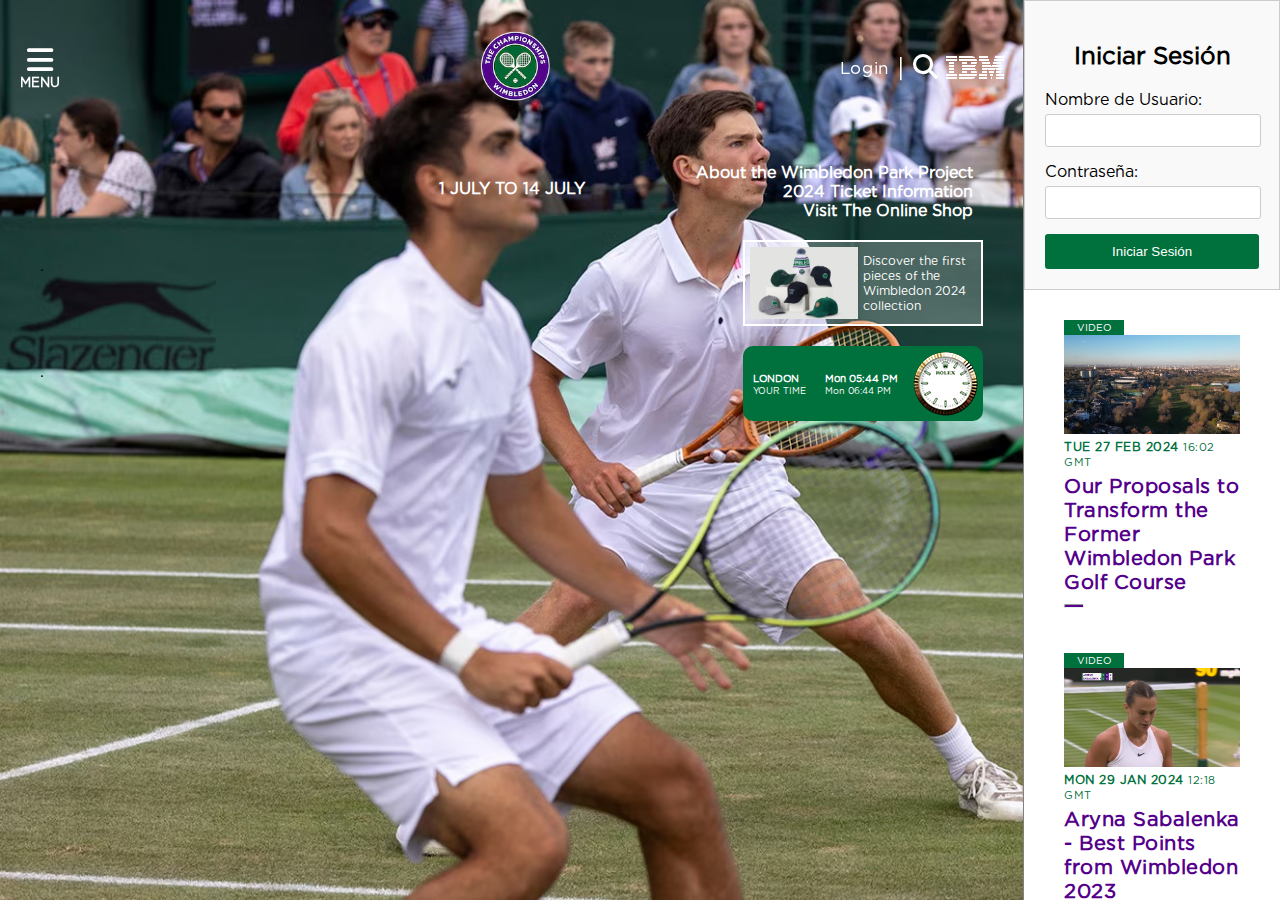
<file: Wimble/index.html>
<!DOCTYPE html>
<html lang="en">

<head>
    <meta charset="UTF-8">
    <meta name="viewport" content="width=device-width, initial-scale=1.0">
    <title>Wimbledon - Home</title>
    <link rel="shortcut icon" href="./assets/images/logo-compact.png" type="image/x-icon">
    <link rel="stylesheet" href="./css/styleindex.css">
    <link rel="stylesheet" href="https://cdnjs.cloudflare.com/ajax/libs/font-awesome/6.5.1/css/all.min.css">

</head>

<body>
    <div class="wrapper" id="wrapper">
        <div class="columna-derecha">
            <header class="header">
                <div class="asd">
                    <a href="./pages/shop.html">
                        <div class="menu">
                            <i class="fa-solid fa-bars menu_ico"></i> <span>
                                MENU
                            </span>
                        </div>
                    </a>
                    <div><img src="./assets/images/logo-compact.png" alt="" class="iimg"></div>
                    <div class="login">
                        <a href="" class="login_txt">Login </a><span class="login_bar">|</span><i
                            class="fa-solid fa-magnifying-glass login_bar"></i>
                        <img src="./assets/images/ibm-logo.png" alt="">
                    </div>
                </div>

            </header>
            <div class="carrusel">
                <div class="carrusel_div">
                    <div class="hidden">
                        <a href="" class="div__dertext">
                            <p class="div__dertext-p">About the Wimbledon Park Project</p>
                        </a>
                        <a href="" class="div__dertext">
                            <p class="div__dertext-p">2024 Ticket Information</p>
                        </a>
                        <a href="" class="div__dertext">
                            <p class="div__dertext-p">Visit The Online Shop</p>
                        </a>
                    </div>
                    <p class="div__dertext">1 JULY TO 14 JULY</p>
                    <div>
                        <a href="https://www.wimbledon.com/en_GB/tickets/index.html" target="_blank"
                            class="div__dertext">
                            <p class="div__dertext-p">About the Wimbledon Park Project</p>
                        </a>
                        <a href="https://www.wimbledon.com/en_GB/tickets/index.html" class="div__dertext">
                            <p class="div__dertext-p">2024 Ticket Information</p>
                        </a>
                        <a href="https://www.wimbledon.com/en_GB/tickets/index.html" class="div__dertext">
                            <p class="div__dertext-p">Visit The Online Shop</p>
                        </a>
                    </div>
                </div>
                <div class="carrusel_div">
                    <p>.</p>
                    <div class="carrusel_box2">
                        <img src="./assets/images/asd.jpg" alt="" class="boximg">
                        <a href="https://shop.wimbledon.com/2024-range?utm_source=Promos+Space+Above+Rolex+Clock+-+First+pieces+of+24+co&utm_medium=.com&utm_campaign=2024+Collection"
                            target="_blank" class="carrusel_box2-a">Discover the first pieces of the Wimbledon 2024
                            collection</a>
                    </div>
                </div>
                <div class="carrusel_div">
                    <p>.</p>
                    <div class="carrusel_box3">
                        <p class="carrusel_box3-p1">LONDON <span class="carrusel_box3-p2">YOUR TIME</span></p>
                        <p class="carrusel_box3-p1">Mon 05:44 PM <span class="carrusel_box3-p2">Mon 06:44 PM</span></p>
                        <img src="./assets/images/65.png" alt="">
                    </div>
                </div>
            </div>
            <section class="officialshop">
                <span class="shop-header">Official Shop</span>
                <hr class="shop-header-stripe">
                <div class="cards">
                    <i class="fa-solid fa-chevron-left arrow"></i>
                    <a href="">
                        <div class="cards__card">
                            <img src="./assets/images/shop_5057241211165.jpg" alt="">
                            <p class="cards__card-title">CHAMPIONSHIPS TOWEL - TIMELESS CLASSIC</p>
                            <hr class="shop-item-stripe">
                            <span class="cards__card-price">£39.00</span>
                        </div>
                    </a>
                    <a href="">
                        <div class="cards__card">
                            <img src="./assets/images/shop_5057241208691.jpg" alt="">
                            <p class="cards__card-title">WIMBLEDON HAND TOWEL - CLASSIC GREEN</p>
                            <hr class="shop-item-stripe">
                            <span class="cards__card-price">£18.00</span>
                        </div>
                    </a>
                    <a href="">
                        <div class="cards__card">
                            <img src="./assets/images/shop_5057241208721.jpg" alt="">
                            <p class="cards__card-title">WIMBLEDON FACE TOWELS - CLASSIC</p>
                            <hr class="shop-item-stripe">
                            <span class="cards__card-price">£12.00</span>
                        </div>
                    </a>
                    <a href="">
                        <div class="cards__card">
                            <img src="./assets/images/shop_5057241211172.jpg" alt="">
                            <p class="cards__card-title">WIMBLEDON TENNIS COURT BEACH TOWEL</p>
                            <hr class="shop-item-stripe">
                            <span class="cards__card-price">£39.00</span>
                        </div>
                    </a>
                    <a href="">
                        <div class="cards__card">
                            <img src="./assets/images/shop_5057241195199.jpg" alt="">
                            <p class="cards__card-title">WIMBLEDON HAND TOWEL - PURPLE</p>
                            <hr class="shop-item-stripe">
                            <span class="cards__card-price">£18.00</span>
                        </div>
                    </a>

                    <i class="fa-solid fa-chevron-right arrow"></i>
                </div>

                <div class="nav">
                    <a href="" class="nav-text">
                        <div class="nav__div">
                            <i class="fa-regular fa-images aaaaa_ico"></i>
                            <p class="nav__div-p">ALL</p>
                        </div>
                    </a>
                    <a href="" class="nav-text">
                        <div class="nav__div">
                            <i class="fa-regular fa-file-lines aaaaa_ico"></i>
                            <p class="nav__div-p">NEWS</p>
                        </div>
                    </a>
                    <a href="" class="nav-text">
                        <div class="nav__div">
                            <i class="fa-regular fa-image aaaaa_ico"></i>
                            <p class="nav__div-p">PHOTOS</p>
                        </div>
                    </a>
                    <a href="" class="nav-text">
                        <div class="nav__div">
                            <i class="fa-regular fa-circle-play aaaaa_ico"></i>
                            <p class="nav__div-p">VIDEOS</p>
                        </div>
                    </a>
                    <a href="" class="nav-text">
                        <div class="nav__div">
                            <i class="fa-regular fa-star aaaaa_ico"></i>
                            <p class="nav__div-p">PLAYERS</p>
                        </div>
                    </a>
                </div>

                <div class="date-text">
                    <div class="title_date">FRIDAY 22 MARCH 2024</div>
                </div>
                <hr>

                <section class="section">
                    <div class="section__div">
                        <i class="fa-regular fa-file-lines ico"></i><br>
                        <span class="section__div-day">SAT 23 MAR 2024 <span class="section__div-hour">09:00
                                GMT</span></span>
                        <p class="section__div-p">Introducing the 2024 Poster</p>
                        <hr class="hrr">
                        <span class="section__div-s">All the detail about this year's Official Championships
                            Poster.</span>
                    </div>
                    <div class="ima">
                    </div>
                </section>
                <section class="section2">
                    <div class="section__div--2">
                        <i class="fa-regular fa-file-lines ico"></i><br>
                        <span class="section__div-day">SAT 23 MAR 2024 <span class="section__div-hour">09:00
                                GMT</span></span>
                        <p class="section__div-p">The Championships 2024 - 100 Days to Go</p>
                        <hr class="hrr">
                        <span class="section__div-s">The All England Lawn Tennis Club announces record ballot entries
                            and unveils
                            official poster to mark 100 days to go until The 137th Championships.</span>
                    </div>
                    <div class="ima2">
                    </div>
                </section>
                <div class="date-text">
                    <div class="title_date">TUESDAY 05 MARCH 2024</div>
                </div>
                <hr>
                <section class="section">
                    <div class="section__div">
                        <i class="fa-regular fa-file-lines ico"></i><br>
                        <span class="section__div-day">THU 21 MAR 2024 <span class="section__div-hour">13:00
                                GMT</span></span>
                        <p class="section__div-p">Centre Court 2026–2030 Debenture Issue</p>
                        <hr class="hrr">
                        <span class="section__div-s">Issue of Centre Court Debentures for the next five Championships
                            announced by
                            the All England Lawn Tennis Ground plc.</span>
                    </div>
                    <div class="ima3">
                    </div>
                </section>



                <div class="calendar">
                    <table>
                        <thead>
                            <tr>
                                <th>Domingo</th>
                                <th>Lunes</th>
                                <th>Martes</th>
                                <th>Miércoles</th>
                                <th>Jueves</th>
                                <th>Viernes</th>
                                <th>Sábado</th>
                            </tr>
                        </thead>
                        <tbody>
                            <tr>
                                <td></td>
                                <td></td>
                                <td></td>
                                <td>1</td>
                                <td>2</td>
                                <td>3</td>
                                <td>4</td>
                            </tr>
                            <tr>
                                <td>5</td>
                                <td>6</td>
                                <td>7</td>
                                <td>8</td>
                                <td>9</td>
                                <td>10</td>
                                <td>11</td>
                            </tr>
                            <tr>
                                <td>12</td>
                                <td>13</td>
                                <td>14</td>
                                <td>15</td>
                                <td>16</td>
                                <td>17</td>
                                <td>18</td>
                            </tr>
                            <tr>
                                <td>19</td>
                                <td>20</td>
                                <td>21</td>
                                <td>22</td>
                                <td>23</td>
                                <td>24</td>
                                <td>25</td>
                            </tr>
                            <tr>
                                <td>26</td>
                                <td>27</td>
                                <td>28</td>
                                <td>29</td>
                                <td>30</td>
                                <td></td>
                                <td></td>
                            </tr>
                        </tbody>
                    </table>

                </div>

                <footer class="footer">
                    <div class="socials">
                        <a href="https://www.facebook.com/wimbledon" target="_blank" class="socials_social"><i
                                class="fa-brands fa-facebook-f"></i></a>
                        <a href="https://twitter.com/wimbledon" target="_blank" class="socials_social"><i
                                class="fa-brands fa-twitter"></i></a>
                        <a href="https://www.instagram.com/Wimbledon/" target="_blank" class="socials_social"><i
                                class="fa-brands fa-instagram"></i></a>
                        <a href="https://www.youtube.com/@Wimbledon" target="_blank" class="socials_social"><i
                                class="fa-brands fa-youtube"></i></a>
                        <a href="" target="_blank" class="socials_social"><i class="fa-brands fa-weixin"></i></a>
                        <a href="https://weibo.com/wimbledonofficial" target="_blank" class="socials_social"><i
                                class="fa-brands fa-weibo"></i></a>
                    </div>
                    <div>
                        <ul>
                            <a href="https://www.wimbledon.com/en_GB/contact/index.html" target="_blank">
                                <li>CONTACT </li>
                            </a><a href="https://www.wimbledon.com/en_GB/jobs/index.html" target="_blank">
                                <li>JOBS </li>
                            </a><a href="https://www.wimbledon.com/en_GB/media/index.html" target="_blank">
                                <li>MEDIA </li>
                            </a><a href="https://www.wimbledon.com/en_GB/aboutwimbledon/privacy_policy.html"
                                target="_blank">
                                <li>PRIVACY </li>
                            </a><a href="https://www.wimbledon.com/en_GB/aboutwimbledon/acceptable_use_policy.html"
                                target="_blank">
                                <li>TERMS OF USE</li>
                            </a>
                        </ul>
                    </div>
                    <div><small>© Copyright IBM Corp., AELTC 2023. All Rights reserved. </small></div>
                </footer>

            </section>

        </div>




        <aside class="columna-izquierda">

            <div class="login-form">
                <h2>Iniciar Sesión</h2>
                <form action="" method="post">
                    <div class="input-group">
                        <label for="username">Nombre de Usuario:</label>
                        <input type="text" id="username" name="username" required>
                    </div>
                    <div class="input-group">
                        <label for="password">Contraseña:</label>
                        <input type="password" id="password" name="password" required>
                    </div>
                    <button type="submit">Iniciar Sesión</button>
                </form>
            </div>



            <div class="cicard">
                <div class="cicard-tag">video</div>
                <img src="./assets/images/image.jpg" alt="">
                <span class="section__div-day padtop">TUE 27 FEB 2024 <span class="section__div-hour">16:02
                        GMT</span></span>
                <p class="cicard-p">Our Proposals to Transform the Former Wimbledon Park Golf Course</p>
                <hr class="hrr">

            </div>
            <div class="cicard">
                <div class="cicard-tag">video</div>
                <img src="./assets/images/a.jpg" alt="">
                <span class="section__div-day padtop">MON 29 JAN 2024 <span class="section__div-hour">12:18
                        GMT</span></span>
                <p class="cicard-p">Aryna Sabalenka - Best Points from Wimbledon 2023</p>
                <hr class="hrr">
            </div>
            <div class="cicard">
                <div class="cicard-tag">video</div>
                <img src="./assets/images/b.jpg" alt="">
                <span class="section__div-day padtop">MON 29 JAN 2024 <span class="section__div-hour">12:18
                        GMT</span></span>
                <p class="cicard-p">Jannik Sinner - Best Points of Wimbledon 2023</p>
                <hr class="hrr">

            </div>

            <div class="message-form">
                <h2>Enviar Mensaje</h2>
                <form action="" method="post">
                    <div class="input-group">
                        <label for="name">Nombre:</label>
                        <input type="text" id="name" name="name" required>
                    </div>
                    <div class="input-group">
                        <label for="email">Correo Electrónico:</label>
                        <input type="email" id="email" name="email" required>
                    </div>
                    <div class="input-group">
                        <label for="subject">Asunto:</label>
                        <input type="text" id="subject" name="subject">
                    </div>
                    <div class="input-group">
                        <label for="message">Mensaje:</label>
                        <textarea id="message" name="message" rows="4" required></textarea>
                    </div>
                    <div class="input-group">
                        <label for="priority">Prioridad:</label>
                        <select id="priority" name="priority">
                            <option value="low">Baja</option>
                            <option value="medium">Media</option>
                            <option value="high">Alta</option>
                        </select>
                    </div>
                    <div class="input-group">
                        <label>Preferencias de Contacto:</label>
                        <input type="checkbox" id="email-preference" name="email-preference">
                        <label for="email-preference">Correo Electrónico</label>
                        <input type="checkbox" id="phone-preference" name="phone-preference">
                        <label for="phone-preference">Teléfono</label>
                    </div>
                    <div class="input-group">
                        <label>Género:</label>
                        <input type="radio" id="male" name="gender" value="male">
                        <label for="male">Masculino</label>
                        <input type="radio" id="female" name="gender" value="female">
                        <label for="female">Femenino</label>
                        <input type="radio" id="other" name="gender" value="other">
                        <label for="other">Otro</label>
                    </div>
                    <div class="input-group">
                        <label for="color">Color Favorito:</label>
                        <input type="color" id="color" name="color" value="#00703c">
                    </div>
                    <button type="submit">Enviar Mensaje</button>
                </form>
            </div>


        </aside>
    </div>
    <script src="./js/script2.js"></script>
</body>


</html>
</file>
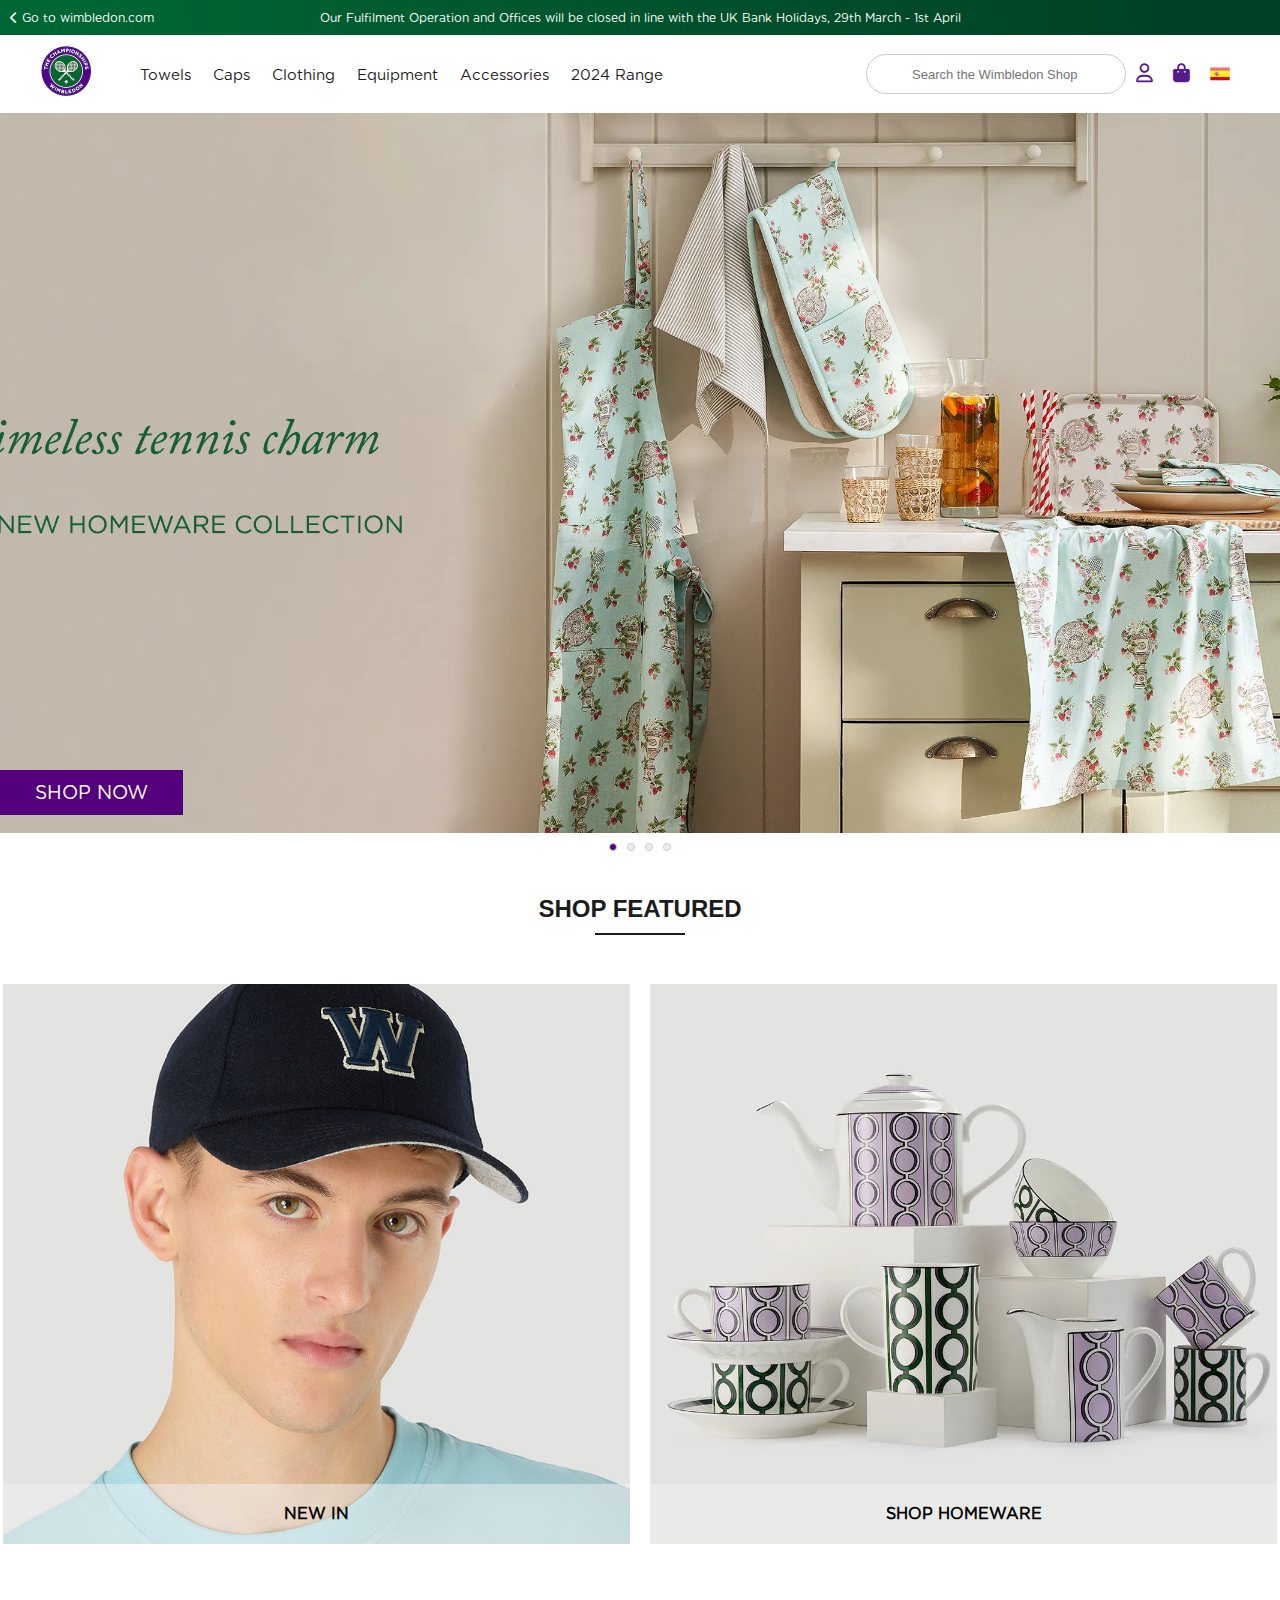
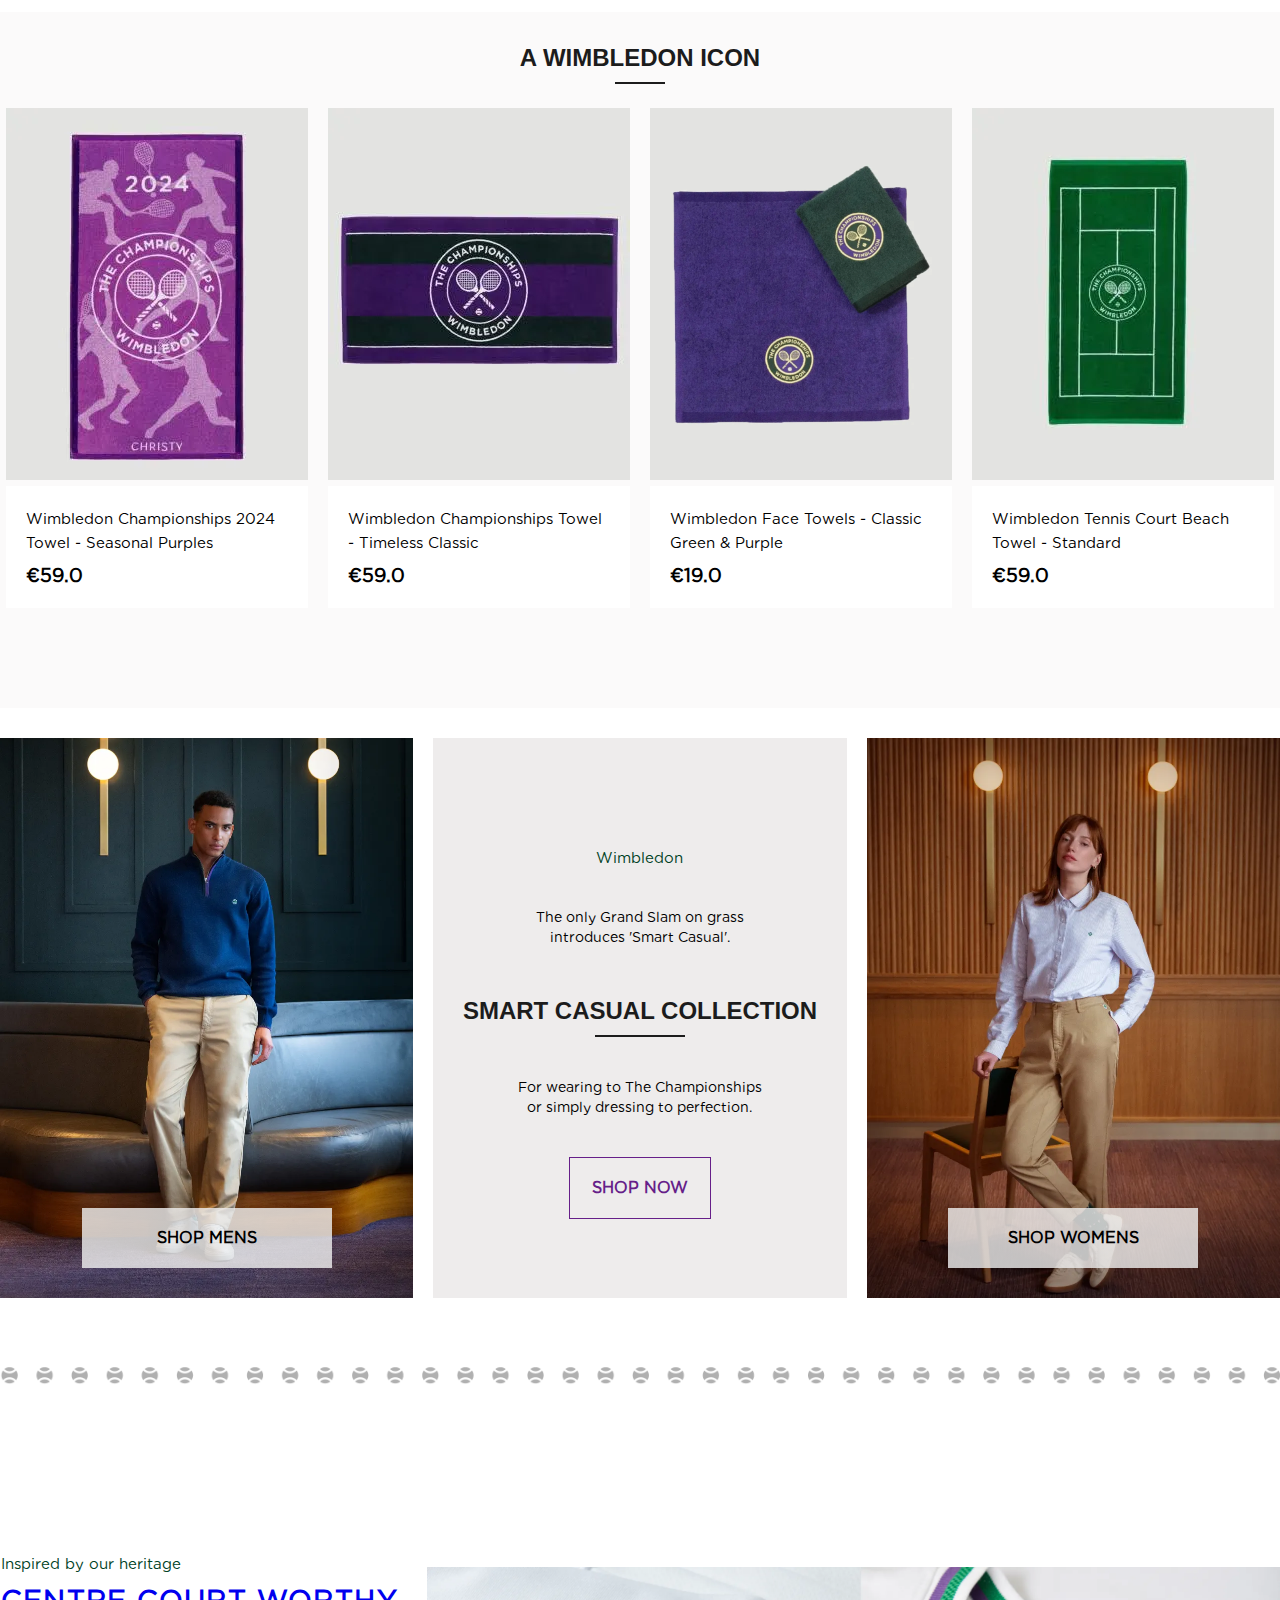
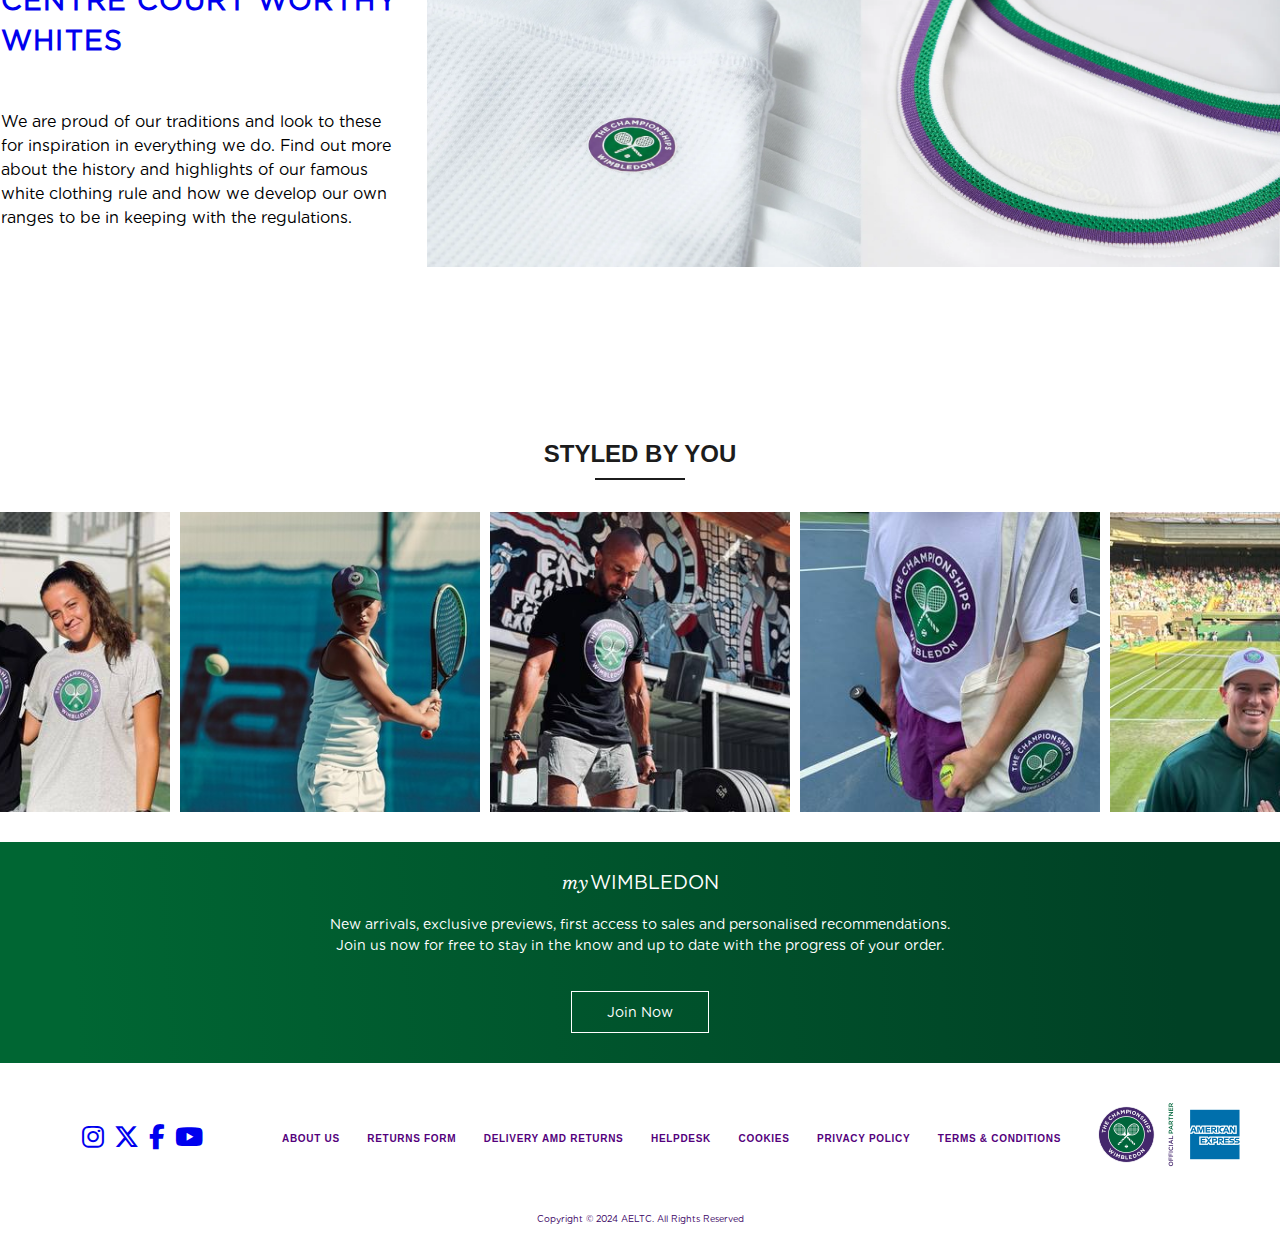
<file: Wimble/pages/shop.html>
<!DOCTYPE html>
<html lang="en">

<head>
    <meta charset="UTF-8">
    <meta name="viewport" content="width=device-width, initial-scale=1.0">
    <title>Wimbledon - Tienda</title>
    <link rel="shortcut icon" href="./assets/images/logo-compact.png" type="image/x-icon">
    <link rel="stylesheet" href="../css/shop.css">
    <link rel="stylesheet" href="https://cdnjs.cloudflare.com/ajax/libs/font-awesome/6.5.1/css/all.min.css">

</head>
<div class="header-global">

</div>

<body>
    <header class="header">
        <div class="header__top">
            <div>
                <a class="header__top-a" href="../index.html"><i class="fa-solid fa-chevron-left"></i> Go to
                    wimbledon.com</a>
            </div>
            <div class="">
                <span>Our Fulfilment Operation and Offices will be closed in line with the UK Bank Holidays, 29th March
                    - 1st April</span>
            </div>
            <div class="hidden">
                <a href=""><i class="fa-solid fa-chevron-left"></i> Go to wimbledon.com</a>
            </div>
        </div>
    </header>

    <nav class="header__botbig">
        <div class="header__bot">
            <div class="header__bot-der">
                <div><img class="header__bot-logo" src="../assets/images/logo-compact.png" alt=""></div>
                <ul>
                    <li><a class="header__bot-li" href="https://shop.wimbledon.com/towels" target="_blank">Towels</a>
                    </li>
                    <li><a class="header__bot-li" href="https://shop.wimbledon.com/caps" target="_blank">Caps</a></li>
                    <li><a class="header__bot-li" href="https://shop.wimbledon.com/clothing"
                            target="_blank">Clothing</a></li>
                    <li><a class="header__bot-li" href="https://shop.wimbledon.com/equipment"
                            target="_blank">Equipment</a></li>
                    <li><a class="header__bot-li" href="https://shop.wimbledon.com/accessories"
                            target="_blank">Accessories</a></li>
                    <li><a class="header__bot-li" href="https://shop.wimbledon.com/2024-range" target="_blank">2024
                            Range</a></li>
                </ul>
            </div>
            <div class="header__bot-iqz">
                <input type="search" name="q" value="" placeholder="Search the Wimbledon Shop" class="input-text"
                    maxlength="255">
                <a class="ico" href=""><i class="fa-regular fa-user"></i></a>
                <a class="ico" href=""><i class="fa-solid fa-bag-shopping"></i></a>
                <img class="flag" src="../assets/images/es.png" alt="">
            </div>
        </div>
    </nav>
    </header>
    <main>

        <article class="slider">
            <div class="slides">
                <div class="slide">
                    <img src="../assets/images/FINAL-timeless-tennis-charm-desktop.jpg" alt="Slide 1">
                </div>
                <div class="slide">
                    <img src="../assets/images/SWEATERS-BANNERv12.jpg" alt="Slide 2">
                </div>
                <div class="slide">
                    <img src="../assets/images/thebirthofdesktop.jpg" alt="Slide 3">
                </div>
                <div class="slide">
                    <img src="../assets/images/Towel-Banner-Desktop_5.jpg" alt="Slide 4">
                </div>
                <!-- Agregar más slides según sea necesario -->
            </div>
            <div class="controls">
                <button class="control" onclick="goToSlide(0)"></button>
                <button class="control" onclick="goToSlide(1)"></button>
                <button class="control" onclick="goToSlide(2)"></button>
                <button class="control" onclick="goToSlide(3)"></button>
                <!-- Agregar más botones según el número de slides -->
            </div>
            <a href="https://shop.wimbledon.com/trophies-strawberries-collection" target="_blank" class="boton">SHOP
                NOW</a>
        </article>

        <article class="container">
            <h2 class="h2_1">SHOP FEATURED</h2>
            <div class="f">
                <div class="newin">
                    <a href="https://shop.wimbledon.com/new-in" target="_blank" class="btt">NEW IN</a>
                </div>
                <div class="homeware">
                    <a href="https://shop.wimbledon.com/accessories/homeware" target="_blank" class="btt">SHOP
                        HOMEWARE</a>
                </div>
            </div>
        </article>

        <article class="backonly">
            <h2 class="h2_2">A WIMBLEDON ICON</h2>
            <div class="container2">
                <div class="max302">
                    <img src="../assets/images/wimbledon-championships-2024-towel-seasonal-purples-5057241238186-main.jpeg"
                        alt="">
                    <div class="max302_back">
                        <a href="https://shop.wimbledon.com/wimbledon-championships-2024-towel-seasonal-purples-5057241238186"
                            target="_blank">Wimbledon Championships 2024 Towel - Seasonal Purples</a>
                        <p>€59.0</p>
                    </div>
                </div>
                <div class="max302">
                    <img src="../assets/images/wimbledon-championships-towel-timeless.png" alt="">
                    <div class="max302_back">
                        <a href="https://shop.wimbledon.com/wimbledon-championships-towel-timeless-classic-5057241211165"
                            target="_blank">Wimbledon Championships Towel - Timeless Classic</a>
                        <p>€59.0</p>
                    </div>
                </div>
                <div class="max302">
                    <img src="../assets/images/wimbledon-face-towels-classic-green-purple-5057241208721-item.png"
                        alt="">
                    <div class="max302_back">
                        <a href="https://shop.wimbledon.com/wimbledon-face-towels-classic-green-purple-5057241208721"
                            target="_blank">Wimbledon Face Towels - Classic Green & Purple</a>
                        <p>€19.0</p>
                    </div>
                </div>
                <div class="max302">
                    <img src="../assets/images/wimbledon-tennis-court-beach-towel-standard-5057241211172--main.png"
                        alt="">
                    <div class="max302_back">
                        <a href="https://shop.wimbledon.com/wimbledon-tennis-court-beach-towel-standard-5057241211172"
                            target="_blank">Wimbledon Tennis Court Beach Towel - Standard</a>
                        <p>€59.0</p>
                    </div>
                </div>
            </div>
        </article>

        <article class="container2">
            <div class="container2__s1">
                <a href="https://shop.wimbledon.com/mens-smart-casual" target="_blank" class="btt2">SHOP MENS</a>
            </div>
            <div class="container2__s1">
                <h5>Wimbledon</h5>
                <p class="container2__s1-promo">The only Grand Slam on grass introduces 'Smart Casual'.</p>
                <h2 class="h2_1">SMART CASUAL COLLECTION</h2>
                <p class="container2__s1-promo">For wearing to The Championships or simply dressing to perfection.</p>
                <a href="https://shop.wimbledon.com/smart-casual-collection" target="_blank" class="btt3"><span
                        class="btt33">SHOP NOW</span></a>
            </div>
            <div class="container2__s1">
                <a href="https://shop.wimbledon.com/womens-smart-casual" target="_blank" class="btt2">SHOP WOMENS</a>
            </div>
            <div class="immg"></div>
        </article>
        <div class="container2">
            <div class="flex">
                <div class="w426">
                    <h5 class="h52">Inspired by our heritage</h5>
                    <h1><a href="https://shop.wimbledon.com/wimbledon-whites-editorial" target="_blank"
                            class="none">CENTRE COURT WORTHY WHITES</a></h1>
                    <p class="fs16">We are proud of our traditions and look to these for inspiration in everything we
                        do. Find out more about the history and highlights of our famous white clothing rule and how we
                        develop our own ranges to be in keeping with the regulations.</p>
                </div>
                <div class="imgbg">

                </div>
            </div>

            <h2 class="h2_1">STYLED BY YOU</h2>

        </div>
        <div class="divin">
            <div class="divin__carr"><span class="hid"><i class="fa-brands fa-instagram"></i></span></div>
            <div class="divin__carr"><span class="hid"><i class="fa-brands fa-instagram"></i></span></div>
            <div class="divin__carr"><span class="hid"><i class="fa-brands fa-instagram"></i></span></div>
            <div class="divin__carr"><span class="hid"><i class="fa-brands fa-instagram"></i></span></div>
            <div class="divin__carr"><span class="hid"><i class="fa-brands fa-instagram"></i></span></div>
            <div class="divin__carr"><span class="hid"><i class="fa-brands fa-instagram"></i></span></div>
            <div class="divin__carr"><span class="hid"><i class="fa-brands fa-instagram"></i></span></div>
        </div>
        <div class="notice">
            <div class="notice__w800px">
                <p><span class="notice__w800px-diffont">my</span>WIMBLEDON</p>
                <p class="notice__w800px-txt14">New arrivals, exclusive previews, first access to sales and personalised
                    recommendations. <br> Join us now for free to stay in the know and up to date with the progress of
                    your order.</p>

                <a href="https://shop.wimbledon.com/customer/account/create/" target="_blank"
                    class="notice__w800px-btt4"><span class="notice__w800px-btt44">Join Now</span></a>
            </div>
        </div>
        <footer>
            <div class="footerflx">
                <div>
                    <ul>
                        <li><a href="https://www.instagram.com/Wimbledon/" target="_blank" class="footerflx-a"><i
                                    class="fa-brands fa-instagram"></i></a></li>
                        <li><a href="https://twitter.com/wimbledon" target="_blank" class="footerflx-a"><i
                                    class="fa-brands fa-x-twitter"></i></a></li>
                        <li><a href="https://www.facebook.com/wimbledon" target="_blank" class="footerflx-a"><i
                                    class="fa-brands fa-facebook-f"></i></a></li>
                        <li><a href="https://www.youtube.com/@Wimbledon" target="_blank" class="footerflx-a"><i
                                    class="fa-brands fa-youtube"></i></a></li>
                    </ul>
                </div>
                <div class="footerflx__links">
                    <ul>
                        <li class="li"><a href="https://shop.wimbledon.com/about-us" target="_blank" class="lia">ABOUT
                                US</a></li>
                        <li class="li"><a href="https://shop.wimbledon.com/returns-form" target="_blank"
                                class="lia">RETURNS FORM</a></li>
                        <li class="li"><a href="https://shop.wimbledon.com/delivery-and-returns" target="_blank"
                                class="lia">DELIVERY AMD RETURNS</a></li>
                        <li class="li"><a href="https://shophelp.wimbledon.com/hc/en-gb" target="_blank"
                                class="lia">HELPDESK</a></li>
                        <li class="li"><a href="https://shop.wimbledon.com/privacy-policy-cookie-restriction-mode"
                                target="_blank" class="lia">COOKIES</a></li>
                        <li class="li"><a href="https://www.wimbledon.com/en_GB/aboutwimbledon/privacy_policy.html"
                                target="_blank" class="lia">PRIVACY POLICY</a></li>
                        <li class="li"><a href="https://shop.wimbledon.com/terms-and-conditions" target="_blank"
                                class="lia">TERMS & CONDITIONS</a></li>
                    </ul>
                </div>
                <div>
                    <img src="../assets/images/amex.png" alt="">
                </div>
            </div>
            <small class="copyright">Copyright © 2024 AELTC. All Rights Reserved</small>
        </footer>


    </main>

    <script src="../js/script.js"></script>
</body>


</html>
</file>
<file: Wimble/css/styleindex.css>
@font-face {
    font-family: Gotham;
    src: url(../assets/fonts/Gotham-Book.otf);
}

:root {
    --color-green: #00703c;
    --color-white: #fff;
    --color-purple: #4e2683;
    --color-purple2: #54008B;
}

body,
html {
    font-family: Gotham;
    margin: 0 auto;
    padding: 0;
    height: 100%;
    overflow: hidden;
}

.wrapper {
    display: flex;
    height: 100%;
    overflow: hidden;
}

.wrapper::-webkit-scrollbar {
    display: none;
}

.columna-izquierda {
    width: 20%;
    background-color: var(--color-white);
    overflow-y: scroll;
    position: relative;
    scrollbar-width: none;
    -ms-overflow-style: none;
    border-left: 1px solid gray;
}

.columna-izquierda::-webkit-scrollbar {
    display: none;
}

.columna-derecha {
    width: 80%;
    background-color: var(--color-white);
    overflow-y: scroll;
    position: relative;
}

.columna-derecha::-webkit-scrollbar {
    display: none;
}

.header {
    display: flex;
    position: fixed;
    width: 80%;
    top: 0;
    z-index: 40;
    justify-content: space-between;
    height: 15%;
    align-items: center;
}

.iimg {
    width: 70px;
    height: 70px;
    padding-left: 130px;
}

.test {
    display: flex;

}

.menu {
    display: flex;
    flex-direction: column;
    justify-content: center;
    align-items: center;
    color: var(--color-white);
    font-size: 13px;
    text-transform: uppercase;
    font-weight: bold;

}

.menu_ico {
    font-size: 30px;
}

.login {
    display: flex;
    gap: 8px;
    align-items: center;

}

.login_txt {
    font-size: 17px;
    letter-spacing: .7px;
    font-weight: normal;
    color: var(--color-white);
    text-decoration: none;
}

.login_txt:hover {
    border-bottom: 1px solid var(--color-white);
}

.login_bar {
    font-size: 25px;
    color: var(--color-white);
}

.carrusel {
    background-image: url(../assets/images/b_559067.jpg);
    background-color: var(--color-green);
    background-size: cover;
    position: sticky;
    top: 0;
    left: 0;
    width: 100%;
    height: 100%;
    z-index: 0;
    transition: background-image 1s ease-in-out;
}

.officialshop {
    background-color: var(--color-white);
    position: sticky;
    z-index: 30;
    max-height: 84%;
    overflow-y: auto;
}

.zsd {
    position: relative;
    top: -108px;
    z-index: 1;
    width: 100%;
}

.officialshop::-webkit-scrollbar {
    display: none;
}

.carrusel_div {
    display: flex;
    position: relative;
    top: 153px;
    justify-content: space-between;
    padding: 10px 40px;
}

.div__dertext {
    text-decoration: none;
    color: var(--color-white);
    font-weight: bold;
    text-align: right;
}

.div__dertext-p {
    margin: 0px 0px;
    padding-right: 10px;
}

.carrusel_box2 {
    display: flex;
    flex-direction: row;
    width: 240px;
    box-sizing: border-box;
    border: 2px solid var(--color-white);
    padding: 5px;
    align-items: center;
    background-color: rgba(255, 255, 255, 0.233);
}

.boximg {
    width: 112px;
    height: 72px;
}

.carrusel_box2-a {
    padding: 0px 5px;
    font-size: 12px;
    color: var(--color-white);
}

.carrusel_box3-p1 {
    padding: 0px 5px;
    font-size: 10px;
    color: var(--color-white);
    font-weight: bold;
}

.carrusel_box3-p2 {
    font-weight: normal;
    font-size: 9px;
}

.carrusel_box2-a:hover {
    border-bottom: 1px solid var(--color-white);
}

.hidden {
    visibility: hidden;
}

.carrusel_box3 {
    display: flex;
    background-color: var(--color-green);
    border-radius: 10px;
    width: 230px;
    gap: 5px;
    align-items: center;
    padding: 5px;
}

.shop-header {
    text-align: center;
    text-transform: uppercase;
    font-size: 20px;
    letter-spacing: .5px;
    color: var(--color-purple);
    font-weight: bold;
    display: flex;
    justify-content: center;
    padding-top: 30px;
}

.shop-header-stripe {
    width: 30px;
    height: 2px;
    border-style: none;
    background-color: var(--color-purple);
    margin: 5px auto 10px auto;
}

.cards__card-price {
    color: var(--color-purple);
    font-size: 13px;
    text-align: center;
    font-weight: bold;
}

.arrow {
    font-size: 40px;
    color: rgb(122, 122, 122);
    cursor: pointer;
}

.arrow:hover {
    color: rgb(165, 164, 164);
}

.cards {
    margin: 0 auto;
    width: 1130px;
    display: flex;
    flex-wrap: wrap;
    justify-content: center;
    align-items: center;
    border-bottom: 2px solid var(--color-green);
    margin-bottom: 20px;
    gap: 30px;
}

.cards__card {
    padding-top: 20px;
    padding-bottom: 20px;
    width: 175px;
    color: var(--color-purple);
    font-size: 13px;
    text-align: center;
    display: flex;
    flex-direction: column;
    align-items: center;
    transition: box-shadow 0.5s ease;
    margin-bottom: 10px;
}

.cards__card:hover {
    box-shadow: 0px 0px 3px 1px var(--color-green);

}

.cards__card-title {
    color: var(--color-purple);
    font-size: 13px;
    text-align: center;
    font-weight: bold;
}

.cards__card>img {
    width: 140px;
    height: 140px;
}

.date-text {
    display: flex;
    justify-content: center;
    background: var(--color-white);
    color: var(--color-green);
    font-size: 24px;
    padding: 0 10px;
    letter-spacing: 1.5px;
}

.section {
    display: flex;
    justify-content: center;
    width: 1000px;
    margin: 0 auto;
    align-items: center;
    padding: 20px 0px;
    cursor: pointer;
}

.section2 {
    display: flex;
    flex-direction: row-reverse;
    justify-content: center;
    width: 1000px;
    margin: 0 auto;
    align-items: center;
    padding: 20px 0px;
    cursor: pointer;
}

.section__div {
    width: 400px;
    padding-right: 50px;
}

.section__div--2 {
    width: 400px;
    padding-left: 50px;
}

.section__div-day {
    font-size: 12px;
    letter-spacing: .5px;
    color: var(--color-green);
    font-weight: bold;
}

.section__div-hour {
    font-size: 11px;
    letter-spacing: .5px;
    font-weight: normal;
    color: var(--color-green);
}

.section__div-p {
    font-size: 30px;
    letter-spacing: .5px;
    font-weight: bolder;
    color: var(--color-purple2);
    margin: 5px 0px 20px 0px;
}

.section__div-s {
    font-size: 12px;
    letter-spacing: .5px;
    font-weight: lighter;
    color: grey;
}

.ico {
    color: var(--color-green);
    font-size: 35px;
    padding-bottom: 5px;
    padding-left: 5px;
}

.nav {
    display: flex;
    justify-content: center;
    position: sticky;
    top: 0px;
    background-color: var(--color-white);
}

.nav__div {
    display: flex;
    flex-direction: column;
    align-items: center;
    text-align: center;
    margin: 40px 20px 20px 20px;
    border-bottom: 1px solid var(--color-white);

}

.nav-text {
    color: var(--color-green);
    width: 100px;
}

.aaaaa_ico {
    font-size: 30px;
    font-weight: lighter;
}

.nav__div-p {
    margin: 0px;
    padding-top: 5px;
    font-weight: bold;
}

.nav__div:hover {
    border-bottom: 1px solid var(--color-green);
}

.title_date {
    font-size: 24px;
    letter-spacing: .5px;
    font-weight: bold;
    color: var(--color-green);
}

hr {
    width: 10%;
    height: 2px;
    background-color: var(--color-green);
    border-radius: 10px;
}

.ima {
    background-image: url(../assets/images/b_2024poster.jpg);
    background-size: 100%;
    width: 530px;
    height: 350px;
    background-repeat: no-repeat;
    background-position: center;
    transition: background-size 0.8s ease;
}

.ima:hover {
    background-size: 120%;
}

.ima2 {
    background-image: url(../assets/images/b_2024hill.jpg);
    background-size: 100%;
    width: 530px;
    height: 350px;
    background-repeat: no-repeat;
    background-position: center;
    transition: background-size 0.8s ease;

}

.ima2:hover {
    background-size: 120%;
}

.ima3 {
    background-image: url(../assets/images/b_20230717_gentschamp_TL303875-324672_3712.jpg);
    background-size: 100%;
    width: 530px;
    height: 350px;
    background-repeat: no-repeat;
    background-position: center;
    transition: background-size 0.8s ease;

}

.ima3:hover {
    background-size: 120%;
}

.asd {
    width: 1300px;
    margin: 0 auto;
    display: flex;
    justify-content: space-between;
    align-items: center;
    padding: 0px 20px;
}

.cicard {
    margin: 30px 40px;
    display: flex;
    flex-direction: column;
    box-sizing: border-box;
    justify-content: end;
    cursor: pointer;
}

.cicard-tag {
    color: var(--color-white);
    text-transform: uppercase;
    background: var(--color-green);
    height: 15px;
    line-height: 15px;
    font-size: 10px;
    padding: 0 10px;
    text-align: center;
    right: -193px;
    top: 10px;
    z-index: 5;
    white-space: nowrap;
    display: flex;
    justify-content: center;
    width: 40px;
}

.login-form,
.message-form {
    background-color: #f9f9f9;
    padding: 20px;
    border: 1px solid #ccc;
    margin: 0 auto;
}

.login-form h2,
.message-form h2 {
    text-align: center;
}

.login-form .input-group,
.message-form .input-group {
    margin-bottom: 15px;
}

.login-form .input-group label,
.message-form .input-group label {
    display: block;
    margin-bottom: 5px;
}

.login-form .input-group input,
.message-form .input-group input,
.login-form .input-group textarea,
.message-form .input-group textarea,
.login-form .input-group select,
.message-form .input-group select {
    width: 100%;
    padding: 8px 0px;
    border: 1px solid #ccc;
    border-radius: 3px;
}

.login-form .input-group input[type="color"],
.message-form .input-group input[type="color"] {
    padding: 0;
}

.login-form .input-group label,
.message-form .input-group label {
    display: block;
}

.login-form .input-group input[type="checkbox"],
.message-form .input-group input[type="checkbox"],
.login-form .input-group input[type="radio"],
.message-form .input-group input[type="radio"] {
    display: inline;
    margin-right: 5px;
}

.login-form button,
.message-form button {
    width: 100%;
    padding: 10px;
    background-color: var(--color-green);
    color: var(--color-white);
    border: none;
    border-radius: 3px;
    cursor: pointer;
}

.login-form button:hover,
.message-form button:hover {
    background-color: var(--color-green);
}

.calendar {
    max-width: 800px;
    margin: 0 auto;
    padding: 40px;
}

table {
    width: 100%;
    border-collapse: collapse;
}

th {
    background-color: var(--color-green);
    color: var(--color-white);
    padding: 10px;
    text-align: center;
}

td {
    padding: 10px;
    text-align: center;
}

thead th:first-child,
tbody td:first-child {
    border-left: 2px solid var(--color-green);
}

thead th:last-child,
tbody td:last-child {
    border-right: 2px solid var(--color-green);
}

tbody td {
    border-bottom: 1px solid #ccc;
}

tbody td:last-child {
    border-bottom: none;
}

tbody td:nth-child(odd) {
    background-color: #f2f2f2;
}

tbody td:hover {
    background-color: #e0e0e0;
}

.footer {
    display: flex;
    justify-content: space-between;
    padding: 15px 30px;
    align-items: center;
    border-top: 1px solid black;
}

a {
    text-decoration: none;
}

ul {
    margin: 0px;
    padding: 0px;
}

li {
    display: inline-block;
    font-size: 12px;
    letter-spacing: .5px;
    font-weight: normal;
    margin: 0;
    list-style: none none;
    padding-right: 5px;
}

li:nth-last-child() {
    padding: 0px;
}

small {
    font-size: 10px;
}

.socials {
    font-size: 23px;
}

.socials_social {
    color: black;
    padding-right: 20px;
}

.socials_social:nth-last-child() {
    padding: 0px;
}

.padtop {
    padding-top: 5px;
}

.cicard-p {
    font-size: 20px;
    letter-spacing: .5px;
    font-weight: bolder;
    color: var(--color-purple2);
    margin: 5px 0px 0px 0px;
}

.hrr {
    background-color: var(--color-purple2);
    margin: 10px 0 15px;
    transition: width 0.5s ease;
    height: 2px;
}

.section__div-p:hover+.hrr {
    width: 25%;
}

.cicard-p:hover+.hrr {
    width: 25%;
}
</file>
<file: Wimble/css/shop.css>
:root {
    --color-h1: #004A28;
    --color-h2: #FFFFFF;
    --color: #1c1c1c;

}

@font-face {
    font-family: Gotham;
    src: url(../assets/fonts/Gotham-Book.otf);
}

@font-face {
    font-family: Bressay;
    src: url(../assets/fonts/Bressay_Trial_It.ttf);
}

.header {
    position: sticky;
    top: 0px;
    z-index: 30;
}

.header__top {
    background: linear-gradient(86.34deg, #063 6.06%, #004125 91.34999999999999%);
    color: var(--color-h2);
    font-size: 12px;
    font-weight: 400;
    letter-spacing: 0;
    display: flex;
    justify-content: space-between;
    padding: 10px;
}

.header__top-a {
    color: var(--color-h2);
    text-decoration: none;
}

.hidden {
    visibility: hidden;
}

body {
    color: #000;
    font-family: Gotham;
    font-style: normal;
    font-weight: 400;
    line-height: 1.25;
    font-size: 1.2rem;
    margin: 0px;
    background-color: var(--color-h2);
    overflow-x: hidden;
}

.header__bot {
    display: flex;
    flex-direction: row;
    max-width: 1200px;
    margin: 0 auto;
    justify-content: space-between;
    padding: 10px 0px;
}

.header__botbig {
    width: 100%;
    background-color: var(--color-h2);
}

li {
    display: inline-block;
    flex-direction: row;
}

.header__bot-der {
    display: flex;
    flex-direction: row;
    align-items: center;
    flex: 1 0 200px;
}

.header__bot-logo {
    width: 52px;
    height: 52px;
}

.header__bot-li {
    position: relative;
    text-decoration: none;
    transition: color 0.1s;
    margin-bottom: 2px;
    padding: 8px 8px;
    color: var(--color);
    text-decoration: none;
    font-size: 15px;
}

.header__bot-li::before {
    content: '';
    position: absolute;
    left: 2px;
    bottom: 0px;
    width: 0px;
    height: 2px;
    background: #1c1c1c;
    transition: width .3s;
}

.header__bot-li:hover::before {
    width: 100%
}

.header__bot-iqz {
    display: flex;
    flex-direction: row;
    align-items: center;
}

.input-text {
    font-size: 13px;
    line-height: 18px;
    border: 1px solid #cdcac9;
    height: 40px;
    width: 260px;
    border-radius: 20px;
    padding: 10px;
    padding-left: 45px;
    padding-right: 32px;
}

.input-text:focus,
.input-text:active {
    outline: var(--color-h1);
}

.ico {
    padding: 10px;
}

.flag {
    width: 20px;
    height: 18px;
    padding: 10px;
}

.ico:hover {
    color: var(--color-h1);
}

.h2_1 {
    color: #1c1c1c;
    font-size: 24px;
    font-family: 'Gotham Bold', sans-serif;
    letter-spacing: 0;
    line-height: 32px;
    margin: 8px auto 24px;
    text-align: center;
}

.h2_1::after {
    content: '';
    width: 90px;
    height: 2px;
    background: #1c1c1c;
    margin: 8px auto;
    display: block;
}

.container {
    max-width: 1280px;
    margin: 0 auto;
}

.container2 {
    max-width: 1280px;
    margin: 0 auto;
    display: flex;
    justify-content: center;
    gap: 20px;
    flex-wrap: wrap;
}

.img_presentation {
    background-position: center center;
    background-size: cover;
    background-repeat: no-repeat;
    min-height: 600px;
    padding: 0;
    background-image: url(../assets/images/FINAL-timeless-tennis-charm-desktop.jpg);
}


.slider {
    position: relative;
    width: 100%;
    overflow: hidden;
    height: 100%;
}

.slides {
    display: flex;
}

@keyframes fadeIn {
    0% {
        opacity: 0;
    }

    100% {
        opacity: 1;
    }
}

.slide {
    display: none;
    flex: 0 0 auto;
    width: 100%;
    opacity: 0;
    transition: opacity 0.5s ease;
    min-height: 720px;
    max-height: 720px;
    animation: fadeIn 1.5s ease forwards;
}

.slide.active {
    display: block;
    opacity: 1;
}

.slide img {
    width: 100%;
    height: 100%;
    object-fit: cover;
}

.controls {
    display: flex;
    justify-content: center;
}

.control {
    height: 8px;
    width: 8px;
    background: #f0efee;
    border: 1px solid #cdcac9;
    cursor: pointer;
    border-radius: 60%;
    padding: 0px;
    margin: 10px 5px 10px 5px;
}

.control.active {
    background-color: #54007C;
}

.boton {
    position: relative;
    display: inline;
    justify-content: center;
    top: -80px;
    z-index: 20;
    text-decoration: none;
    background: #54007c;
    border: none;
    color: var(--color-h2);
    cursor: pointer;
    font-family: 'Gotham';
    padding: 11px 35px;
}

.boton:hover {
    box-shadow: 0px 5px 5px -3px rgba(0, 0, 0, .2), 0px 8px 10px 1px rgba(0, 0, 0, .14), 0px 3px 14px 2px rgba(0, 0, 0, .12)
}

.f {
    display: flex;
    justify-content: center;
    padding: 25px 0px 60px 0px;
    max-width: 1300px;
    margin: 0 auto;
    gap: 20px;
    flex-wrap: wrap;
}

.newin {
    background-image: url(../assets/images/homepage-new-in2.png);
    min-height: 560px;
    min-width: 627px;
    background-size: 115%;
    background-position: center;
    display: flex;
    align-items: flex-end;
    justify-content: center;
    transition: background-size 1.0s ease;
}

.homeware {
    background-image: url(../assets/images/homeware2.png);
    min-height: 560px;
    min-width: 627px;
    background-size: 100%;
    background-position: center;
    display: flex;
    align-items: flex-end;
    justify-content: center;
    transition: background-size 1.0s ease;
}

.btt {
    width: 100%;
    padding: 20px 20px;
    text-align: center;
    border: none;
    background-color: transparent;
    font-size: 16px;
    font-weight: bold;
    cursor: pointer;
    background-image: linear-gradient(to right, #82AE98 0%, #82AE98 50%, #f0f0f085 50%, #f0f0f085 100%);
    background-size: 200% 100%;
    background-position: right;
    transition: background-position 0.8s ease;
    text-decoration: none;
    color: black;
}

.btt:hover {
    background-position: left;
    color: white;
}

.newin:hover {
    background-size: 140%;
}

.homeware:hover {
    background-size: 130%;
}

.backonly {
    background-color: #FBFAFA;
    padding-bottom: 100px;
}

.h2_2 {
    color: #1c1c1c;
    font-size: 24px;
    font-family: 'Gotham Bold', sans-serif;
    letter-spacing: 0;
    line-height: 32px;
    margin: 8px auto 24px;
    text-align: center;
    padding-top: 30px;
}

.h2_2::after {
    content: '';
    width: 50px;
    height: 2px;
    background: #1c1c1c;
    margin: 8px auto;
    display: block;
}

.max302 {
    width: 302px;
    gap: 20px;
}

.max302:last-child {
    margin-right: 0;
}

.max302_back {
    padding: 20px;
    background-color: white;
}

.max302_back>a {
    font-size: 15px;
    text-decoration: none;
    color: black;
}

.max302_back>p {
    margin: 0px;
    padding-top: 10px;
    font-weight: bold;
}

.container2__s1 {
    background-image: url(../assets/images/smart-casual-mens-homepage-final-desktop.jpg);
    min-height: 560px;
    /* min-width: 410px; */
    /* max-height: 660px; */
    /* max-width: 510px; */
    background-size: 100%;
    background-position: center;
    display: flex;
    align-items: flex-end;
    justify-content: center;
    transition: background-size 1.0s ease;
    margin: 30px 0px;
    flex-shrink: 1;
    flex-grow: 5;
    flex-basis: 50px;
}

.container2__s1:nth-child(2) {
    display: flex;
    background-color: #EEECEC;
    background-image: none;
    height: 560px;
    width: 410px;
    flex-direction: column;
    align-items: center;
}

.container2__s1:nth-child(3) {
    background-image: url(../assets/images/smart-casual-womens-homepage-desktop.jpg);
}

.container2__s1:hover {
    background-size: 110%;
}

.btt2 {
    width: 250px;
    padding: 20px 0px;
    text-align: center;
    border: none;
    background-color: transparent;
    font-size: 16px;
    font-weight: bold;
    cursor: pointer;
    background-image: linear-gradient(to right, #82AE98 0%, #82AE98 50%, #f0f0f0cc 50%, #f0f0f0cc 100%);
    background-size: 200% 100%;
    background-position: right;
    transition: background-position 0.8s ease;
    text-decoration: none;
    color: black;
    margin-bottom: 30px;
}

.btt2:hover {
    background-position: left;
    color: white;
}

h5 {
    color: #004125;
    font-family: 'Gotham', serif;
    font-weight: 400;
    line-height: 32px;
    font-size: 15px;
    letter-spacing: normal;
}

.container2__s1-promo {
    color: #000;
    font-size: 14px;
    line-height: 1.43;
    margin: 8px auto 40px;
    padding: 0 16px;
    max-width: 244px;
    text-align: center;
}

.btt3 {
    width: 100px;
    padding: 20px 20px;
    text-align: center;
    border: 1px solid #661F89;
    background-color: transparent;
    font-size: 16px;
    font-weight: bold;
    cursor: pointer;
    text-decoration: none;
    color: #661F89;
    transition: transform 0.3s ease;
}

.btt33 {
    display: inline-block;
    transition: transform 0.3s ease;
}

.btt33:hover {
    transform: translateY(-5px);
}

.immg {
    width: 1280px;
    height: 50px;
    background-image: url(../assets/images/M_Retail_Placeholder-Line_Balls_1440x60px_1.png);
    background-position: center;
    background-size: 100%;
}

.imgbg {
    background-image: url(../assets/images/Wimbledon_Whites.jpg);
    background-size: cover;
    width: 853px;
    height: 300px;
}

.flex {
    display: flex;
    justify-content: center;
    align-items: center;
    margin-top: 125px;
    margin-bottom: 100px;
    flex-wrap: wrap;
}

.w426 {
    width: 426px;
}

h1 {
    font-size: 28px;
    margin-top: 0px;
    margin-bottom: 50px;
}

.fs16 {
    font-size: 16px;
    margin-top: 30px;
    padding-right: 20px;
    margin-bottom: 80px;
    line-height: 1.5;
    font-weight: lighter;
}

.h52 {
    color: #004125;
    font-family: 'Gotham', serif;
    font-weight: 400;
    line-height: 32px;
    font-size: 15px;
    letter-spacing: normal;
    margin-bottom: 0px;
}

.none {
    text-decoration: none;
    letter-spacing: .05em;
    line-height: 1.43;
}

.notice {
    background: linear-gradient(86.34deg, #063 6.06%, #004125 91.34999999999999%);
    color: white;
    text-align: center;
}

.notice__w800px-diffont {
    font-family: Bressay;
    text-transform: none;
    font-style: italic;
    padding-right: 2px;

}

.notice__w800px {
    width: 800px;
    margin: 0 auto;
    padding-top: 10px;
    padding-bottom: 40px;
}

.notice__w800px-txt14 {
    font-size: 14px;
    line-height: 1.43;
    display: flex;
    justify-content: center;
}

.notice__w800px-btt4 {
    padding: 12px 35px;
    text-align: center;
    border: 1px solid #ffffff;
    background-color: transparent;
    font-size: 14px;
    cursor: pointer;
    text-decoration: none;
    color: #ffffff;
    transition: transform 0.3s ease;
}

.notice__w800px-btt44 {
    margin-top: 35px;
    display: inline-block;
    transition: transform 0.3s ease;
}

.notice__w800px-btt44:hover {
    transform: translateY(-5px);
}

.footerflx__links {
    text-transform: uppercase;
    font-size: 10px;
    font-family: 'Gotham Bold', sans-serif;
    font-weight: 500;
    letter-spacing: .7px;
    padding-top: 3px;
}

ul {
    margin: 0;
    padding-left: 40px;
    list-style: none none;
}

.li {
    display: inline-flex;
    padding: 0 12px;
}

.lia {
    color: #54007c;
    text-decoration: none;
    font-weight: bold;
}

.copyright {
    margin: 0 auto;
    padding-bottom: 16px;
    text-align: center;
    color: #390063;
    font-weight: 300;
    font-size: 9px;
    display: flex;
    justify-content: center;
}

.footerflx {
    max-width: 1200px;
    margin: 0 auto;
    display: flex;
    justify-content: space-between;
    padding: 40px 0px;
    align-items: center;
}

.footerflx-a {
    font-size: 25px;
    padding-left: 2px;
    padding-right: 2px;
}

.divin {
    display: flex;
    gap: 10px;
    justify-content: center;
}

.divin__carr {
    background-image: url(../assets/images/low_resolution.jpg);
    min-width: 300px;
    height: 300px;
    background-size: cover;
    margin-bottom: 30px;
    display: flex;
    justify-content: center;
    align-items: center;
    position: relative;
    overflow: hidden;
    cursor: pointer;
}

.divin__carr:nth-child(1) {
    background-image: url(../assets/images/low_resolution\ \(1\).jpg);
}

.divin__carr:nth-child(2) {
    background-image: url(../assets/images/low_resolution\ \(2\).jpg);
}

.divin__carr:nth-child(3) {
    background-image: url(../assets/images/low_resolution\ \(3\).jpg);
}

.divin__carr:nth-child(4) {
    background-image: url(../assets/images/low_resolution\ \(4\).jpg);
}

.divin__carr:nth-child(5) {
    background-image: url(../assets/images/low_resolution\ \(5\).jpg);
}

.divin__carr:nth-child(6) {
    background-image: url(../assets/images/low_resolution\ \(6\).jpg);
}

.divin__carr::before {
    content: "";
    position: absolute;
    top: 0;
    left: 0;
    width: 100%;
    height: 100%;
    background-color: rgba(255, 255, 255, 0.8);
    opacity: 0;
}

.divin__carr:hover::before {
    opacity: 1;
}

.hid {
    font-size: 50px;
    visibility: hidden;
    position: absolute;
    top: 50%;
    left: 50%;
    transform: translate(-50%, -50%);
}

.divin__carr:hover .hid {
    visibility: visible;
}
</file>
